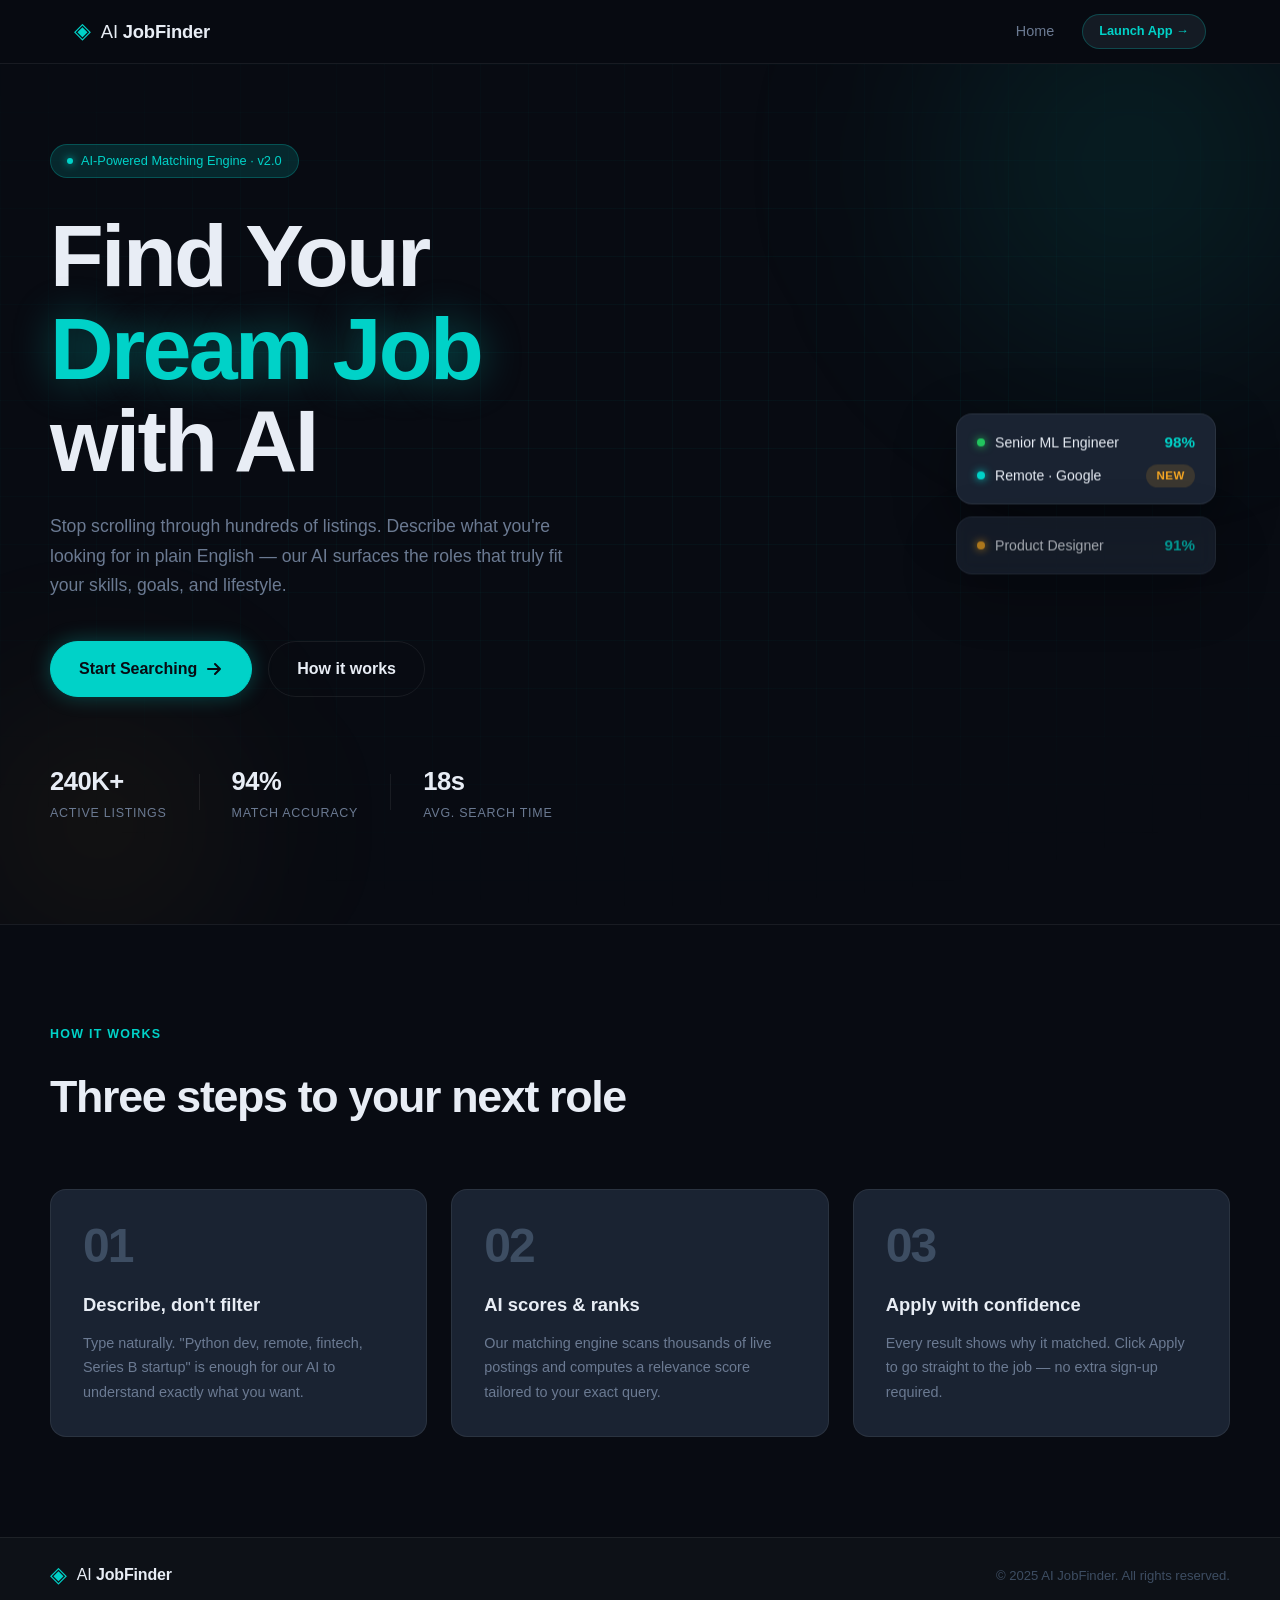
<file: index.html>
<!DOCTYPE html>
<html lang="en">
<head>
  <meta charset="UTF-8" />
  <meta name="viewport" content="width=device-width, initial-scale=1.0" />
  <title>AI JobFinder – Find Your Dream Job with AI</title>
  <link rel="stylesheet" href="style.css" />
  <link rel="preconnect" href="https://fonts.googleapis.com">
  <link href="https://fonts.googleapis.com/css2?family=Syne:wght@400;600;700;800&family=DM+Sans:ital,wght@0,300;0,400;0,500;1,300&display=swap" rel="stylesheet">
</head>
<body class="landing-page">

  <!-- HEADER -->
  <header class="site-header">
    <div class="header-inner">
      <a href="index.html" class="logo">
        <span class="logo-icon">◈</span>
        <span class="logo-text">AI <strong>JobFinder</strong></span>
      </a>
      <nav class="site-nav">
        <a href="home.html" class="nav-link">Home</a>
        <a href="home.html" class="btn btn-ghost btn-sm">Launch App →</a>
      </nav>
    </div>
  </header>

  <!-- HERO -->
  <main>
    <section class="hero">
      <!-- Ambient background grid -->
      <div class="hero-grid" aria-hidden="true"></div>
      <div class="hero-orb orb-1" aria-hidden="true"></div>
      <div class="hero-orb orb-2" aria-hidden="true"></div>

      <div class="hero-content">
        <div class="hero-badge">
          <span class="badge-dot"></span>
          AI-Powered Matching Engine · v2.0
        </div>

        <h1 class="hero-headline">
          Find Your<br />
          <span class="headline-accent">Dream Job</span><br />
          with&nbsp;AI
        </h1>

        <p class="hero-sub">
          Stop scrolling through hundreds of listings. Describe what you're
          looking for in plain English — our AI surfaces the roles that truly
          fit your skills, goals, and lifestyle.
        </p>

        <div class="hero-actions">
          <a href="home.html" class="btn btn-primary btn-lg">
            <span>Start Searching</span>
            <svg width="18" height="18" viewBox="0 0 18 18" fill="none"><path d="M3 9h12M10 4l5 5-5 5" stroke="currentColor" stroke-width="2" stroke-linecap="round" stroke-linejoin="round"/></svg>
          </a>
          <a href="#how" class="btn btn-outline btn-lg">How it works</a>
        </div>

        <div class="hero-stats">
          <div class="stat"><span class="stat-num">240K+</span><span class="stat-label">Active Listings</span></div>
          <div class="stat-divider"></div>
          <div class="stat"><span class="stat-num">94%</span><span class="stat-label">Match Accuracy</span></div>
          <div class="stat-divider"></div>
          <div class="stat"><span class="stat-num">18s</span><span class="stat-label">Avg. Search Time</span></div>
        </div>
      </div>

      <!-- Floating card decoration -->
      <div class="hero-card-deco" aria-hidden="true">
        <div class="deco-card">
          <div class="deco-row">
            <span class="deco-dot green"></span>
            <span class="deco-label">Senior ML Engineer</span>
            <span class="deco-score">98%</span>
          </div>
          <div class="deco-row">
            <span class="deco-dot cyan"></span>
            <span class="deco-label">Remote · Google</span>
            <span class="deco-tag">New</span>
          </div>
        </div>
        <div class="deco-card deco-card-sm">
          <div class="deco-row">
            <span class="deco-dot amber"></span>
            <span class="deco-label">Product Designer</span>
            <span class="deco-score">91%</span>
          </div>
        </div>
      </div>
    </section>

    <!-- HOW IT WORKS -->
    <section class="how-section" id="how">
      <div class="section-inner">
        <div class="section-label">How It Works</div>
        <h2 class="section-title">Three steps to your next role</h2>

        <div class="steps-grid">
          <div class="step-card">
            <div class="step-num">01</div>
            <h3>Describe, don't filter</h3>
            <p>Type naturally. "Python dev, remote, fintech, Series B startup" is enough for our AI to understand exactly what you want.</p>
          </div>
          <div class="step-card">
            <div class="step-num">02</div>
            <h3>AI scores & ranks</h3>
            <p>Our matching engine scans thousands of live postings and computes a relevance score tailored to your exact query.</p>
          </div>
          <div class="step-card">
            <div class="step-num">03</div>
            <h3>Apply with confidence</h3>
            <p>Every result shows why it matched. Click Apply to go straight to the job — no extra sign-up required.</p>
          </div>
        </div>
      </div>
    </section>
  </main>

  <!-- FOOTER -->
  <footer class="site-footer">
    <div class="footer-inner">
      <a href="index.html" class="logo logo-sm">
        <span class="logo-icon">◈</span>
        <span class="logo-text">AI <strong>JobFinder</strong></span>
      </a>
      <p class="footer-copy">© 2025 AI JobFinder. All rights reserved.</p>
    </div>
  </footer>

</body>
</html>
</file>
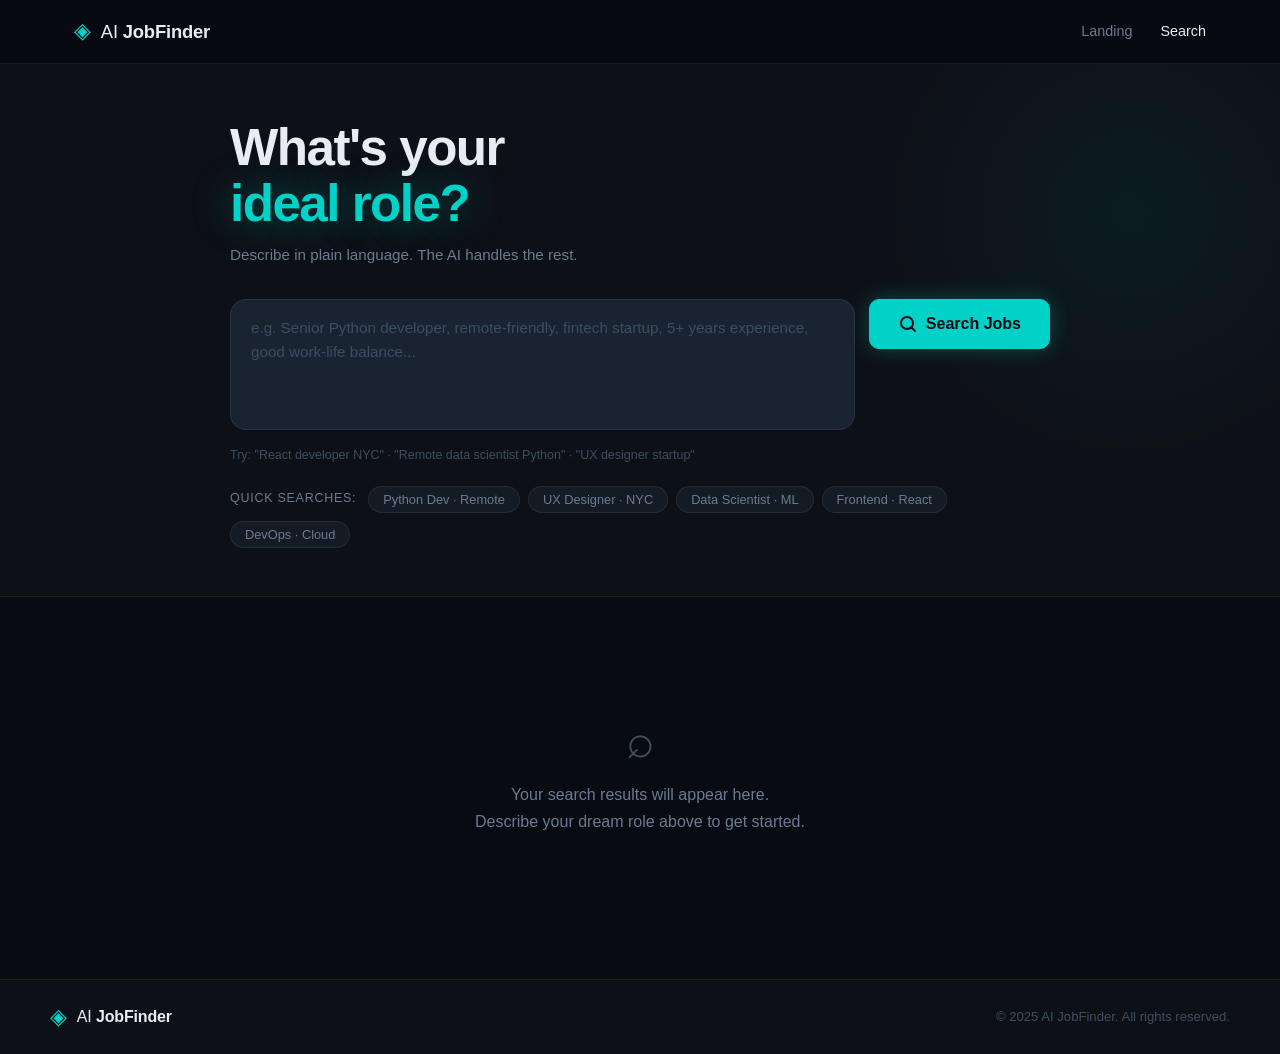
<file: home.html>
<!DOCTYPE html>
<html lang="en">
<head>
  <meta charset="UTF-8" />
  <meta name="viewport" content="width=device-width, initial-scale=1.0" />
  <title>AI JobFinder – Search Dashboard</title>
  <link rel="stylesheet" href="style.css" />
  <link rel="preconnect" href="https://fonts.googleapis.com">
  <link href="https://fonts.googleapis.com/css2?family=Syne:wght@400;600;700;800&family=DM+Sans:ital,wght@0,300;0,400;0,500;1,300&display=swap" rel="stylesheet">
</head>
<body class="home-page">

  <!-- HEADER -->
  <header class="site-header">
    <div class="header-inner">
      <a href="index.html" class="logo">
        <span class="logo-icon">◈</span>
        <span class="logo-text">AI <strong>JobFinder</strong></span>
      </a>
      <nav class="site-nav">
        <a href="index.html" class="nav-link">Landing</a>
        <a href="home.html" class="nav-link active">Search</a>
      </nav>
    </div>
  </header>

  <!-- MAIN -->
  <main class="dashboard">

    <!-- Search Panel -->
    <section class="search-panel">
      <div class="search-panel-inner">
        <div class="search-heading">
          <h1>What's your<br /><span class="headline-accent">ideal role?</span></h1>
          <p class="search-sub">Describe in plain language. The AI handles the rest.</p>
        </div>

        <div class="search-form" id="searchForm">
          <div class="textarea-wrap">
            <label for="queryInput" class="sr-only">Describe your job requirements</label>
            <textarea
              id="queryInput"
              class="query-input"
              rows="4"
              placeholder="e.g. Senior Python developer, remote-friendly, fintech startup, 5+ years experience, good work-life balance..."
              spellcheck="false"
            ></textarea>
            <div class="input-hint">Try: "React developer NYC" · "Remote data scientist Python" · "UX designer startup"</div>
          </div>
          <button class="btn btn-primary btn-lg search-btn" id="searchBtn" type="button">
            <svg class="btn-icon" width="20" height="20" viewBox="0 0 20 20" fill="none">
              <circle cx="9" cy="9" r="6" stroke="currentColor" stroke-width="2"/>
              <path d="M13.5 13.5L17 17" stroke="currentColor" stroke-width="2" stroke-linecap="round"/>
            </svg>
            <span id="btnLabel">Search Jobs</span>
          </button>
        </div>

        <!-- Quick chips -->
        <div class="quick-chips">
          <span class="chip-label">Quick searches:</span>
          <button class="chip" data-query="Python developer remote">Python Dev · Remote</button>
          <button class="chip" data-query="UX designer New York startup">UX Designer · NYC</button>
          <button class="chip" data-query="data scientist machine learning">Data Scientist · ML</button>
          <button class="chip" data-query="frontend React engineer">Frontend · React</button>
          <button class="chip" data-query="DevOps cloud AWS">DevOps · Cloud</button>
        </div>
      </div>
    </section>

    <!-- Results -->
    <section class="results-section" id="resultsSection">
      <div class="results-inner">

        <!-- Spinner -->
        <div class="spinner-wrap" id="spinnerWrap" aria-hidden="true">
          <div class="ai-spinner">
            <div class="spinner-ring ring-1"></div>
            <div class="spinner-ring ring-2"></div>
            <div class="spinner-ring ring-3"></div>
            <div class="spinner-icon">◈</div>
          </div>
          <p class="spinner-text">AI is scanning <span id="scanCount">0</span> listings…</p>
        </div>

        <!-- Empty state -->
        <div class="empty-state" id="emptyState">
          <div class="empty-icon">⌕</div>
          <p>Your search results will appear here.<br/>Describe your dream role above to get started.</p>
        </div>

        <!-- No results state -->
        <div class="no-results" id="noResults" style="display:none">
          <div class="empty-icon">∅</div>
          <p>No matching jobs found for your query.<br/>Try different keywords or broaden your description.</p>
        </div>

        <!-- Results header + table -->
        <div class="results-content" id="resultsContent" style="display:none">
          <div class="results-meta">
            <div class="results-count">
              Showing <strong id="resultCount">0</strong> matches
              <span class="results-query" id="resultsQuery"></span>
            </div>
            <div class="results-sort">
              <label for="sortSelect">Sort by:</label>
              <select id="sortSelect" class="sort-select">
                <option value="score">Match Score</option>
                <option value="title">Job Title</option>
                <option value="company">Company</option>
              </select>
            </div>
          </div>

          <div class="table-wrap">
            <table class="jobs-table" id="jobsTable">
              <thead>
                <tr>
                  <th class="th-title">Job Title</th>
                  <th class="th-company">Company</th>
                  <th class="th-location">Location</th>
                  <th class="th-score">Match</th>
                  <th class="th-action">Action</th>
                </tr>
              </thead>
              <tbody id="jobsTableBody"></tbody>
            </table>
          </div>
        </div>

      </div>
    </section>
  </main>

  <!-- FOOTER -->
  <footer class="site-footer">
    <div class="footer-inner">
      <a href="index.html" class="logo logo-sm">
        <span class="logo-icon">◈</span>
        <span class="logo-text">AI <strong>JobFinder</strong></span>
      </a>
      <p class="footer-copy">© 2025 AI JobFinder. All rights reserved.</p>
    </div>
  </footer>

  <script src="script.js"></script>
</body>
</html>
</file>
<file: style.css>
/* =========================================================
   AI JobFinder – style.css
   Theme: Deep-space dark · Electric cyan + amber accents
   Fonts: Syne (display) + DM Sans (body)
   ========================================================= */

/* ── Reset & Base ── */
*,
*::before,
*::after {
  box-sizing: border-box;
  margin: 0;
  padding: 0;
}

:root {
  /* Palette */
  --bg-deep: #080b12;
  --bg-surface: #0d1117;
  --bg-raised: #141b24;
  --bg-card: #1a2332;
  --bg-hover: #1f2b3d;

  --border: rgba(255, 255, 255, 0.07);
  --border-glow: rgba(0, 210, 200, 0.25);

  --text-primary: #e8edf5;
  --text-muted: #6b7a92;
  --text-faint: #3d4d62;

  --cyan: #00d2c8;
  --cyan-dim: rgba(0, 210, 200, 0.15);
  --cyan-glow: 0 0 24px rgba(0, 210, 200, 0.35);

  --amber: #f5a623;
  --amber-dim: rgba(245, 166, 35, 0.15);

  --green: #22c55e;
  --green-dim: rgba(34, 197, 94, 0.15);

  --red: #f25757;

  /* Typography */
  --font-display: sans-serif;
  --font-body: sans-serif;

  /* Spacing */
  --header-h: 64px;
  --radius: 10px;
  --radius-lg: 16px;
  --radius-pill: 999px;

  /* Transition */
  --ease: cubic-bezier(0.4, 0, 0.2, 1);
}

html {
  scroll-behavior: smooth;
}

body {
  font-family: var(--font-body);
  font-size: 16px;
  line-height: 1.6;
  color: var(--text-primary);
  background: var(--bg-deep);
  min-height: 100vh;
  display: flex;
  flex-direction: column;
  -webkit-font-smoothing: antialiased;
}

main {
  flex: 1;
}

.sr-only {
  position: absolute;
  width: 1px;
  height: 1px;
  padding: 0;
  margin: -1px;
  overflow: hidden;
  clip: rect(0, 0, 0, 0);
  border: 0;
}

/* ── Header ── */
.site-header {
  position: sticky;
  top: 0;
  z-index: 100;
  height: var(--header-h);
  background: rgba(8, 11, 18, 0.85);
  backdrop-filter: blur(16px);
  -webkit-backdrop-filter: blur(16px);
  border-bottom: 1px solid var(--border);
}

.header-inner {
  max-width: 1180px;
  margin: 0 auto;
  padding: 0 24px;
  height: 100%;
  display: flex;
  align-items: center;
  justify-content: space-between;
}

.logo {
  display: flex;
  align-items: center;
  gap: 10px;
  text-decoration: none;
  color: var(--text-primary);
  font-family: var(--font-display);
  font-size: 1.15rem;
  letter-spacing: -0.01em;
}

.logo-icon {
  color: var(--cyan);
  font-size: 1.4rem;
  line-height: 1;
  animation: spin-icon 8s linear infinite;
}

@keyframes spin-icon {
  0% {
    transform: rotate(0deg);
  }
  100% {
    transform: rotate(360deg);
  }
}

.logo strong {
  font-weight: 800;
}

.site-nav {
  display: flex;
  align-items: center;
  gap: 28px;
}

.nav-link {
  color: var(--text-muted);
  text-decoration: none;
  font-size: 0.9rem;
  font-weight: 500;
  transition: color 0.2s var(--ease);
}

.nav-link:hover,
.nav-link.active {
  color: var(--text-primary);
}

/* ── Buttons ── */
.btn {
  display: inline-flex;
  align-items: center;
  gap: 8px;
  font-family: var(--font-display);
  font-weight: 600;
  border-radius: var(--radius-pill);
  border: 1px solid transparent;
  cursor: pointer;
  text-decoration: none;
  white-space: nowrap;
  transition: all 0.22s var(--ease);
  outline: none;
  position: relative;
  overflow: hidden;
}

.btn::after {
  content: "";
  position: absolute;
  inset: 0;
  background: rgba(255, 255, 255, 0);
  transition: background 0.2s;
}

.btn:hover::after {
  background: rgba(255, 255, 255, 0.04);
}

.btn-primary {
  background: var(--cyan);
  color: var(--bg-deep);
  border-color: var(--cyan);
  box-shadow: 0 0 20px rgba(0, 210, 200, 0.3);
}

.btn-primary:hover {
  background: #00e8dc;
  box-shadow: 0 0 32px rgba(0, 210, 200, 0.5);
  transform: translateY(-1px);
}

.btn-outline {
  background: transparent;
  color: var(--text-primary);
  border-color: var(--border);
}

.btn-outline:hover {
  border-color: rgba(255, 255, 255, 0.2);
  background: var(--bg-raised);
}

.btn-ghost {
  background: var(--bg-raised);
  color: var(--cyan);
  border-color: var(--border-glow);
  font-family: var(--font-display);
  font-weight: 600;
}

.btn-ghost:hover {
  background: var(--cyan-dim);
  box-shadow: var(--cyan-glow);
}

.btn-sm {
  font-size: 0.8rem;
  padding: 6px 16px;
}
.btn-lg {
  font-size: 1rem;
  padding: 14px 28px;
}

.btn-icon {
  flex-shrink: 0;
}

/* ── LANDING PAGE ── */
/* Hero */
.hero {
  position: relative;
  min-height: calc(100vh - var(--header-h));
  display: flex;
  align-items: center;
  overflow: hidden;
  padding: 80px 24px 100px;
}

.hero-grid {
  position: absolute;
  inset: 0;
  background-image:
    linear-gradient(rgba(0, 210, 200, 0.04) 1px, transparent 1px),
    linear-gradient(90deg, rgba(0, 210, 200, 0.04) 1px, transparent 1px);
  background-size: 48px 48px;
  mask-image: radial-gradient(
    ellipse 80% 60% at 50% 40%,
    black 30%,
    transparent 100%
  );
}

.hero-orb {
  position: absolute;
  border-radius: 50%;
  filter: blur(80px);
  pointer-events: none;
}

.orb-1 {
  width: 600px;
  height: 600px;
  background: radial-gradient(circle, rgba(0, 210, 200, 0.12), transparent 70%);
  top: -200px;
  right: -150px;
}

.orb-2 {
  width: 400px;
  height: 400px;
  background: radial-gradient(
    circle,
    rgba(245, 166, 35, 0.08),
    transparent 70%
  );
  bottom: -100px;
  left: -100px;
}

.hero-content {
  position: relative;
  z-index: 2;
  max-width: 1180px;
  margin: 0 auto;
  width: 100%;
}

.hero-badge {
  display: inline-flex;
  align-items: center;
  gap: 8px;
  background: var(--cyan-dim);
  border: 1px solid var(--border-glow);
  border-radius: var(--radius-pill);
  padding: 6px 16px;
  font-size: 0.8rem;
  color: var(--cyan);
  font-weight: 500;
  margin-bottom: 32px;
  animation: fade-down 0.6s var(--ease) both;
}

.badge-dot {
  width: 6px;
  height: 6px;
  border-radius: 50%;
  background: var(--cyan);
  box-shadow: 0 0 8px var(--cyan);
  animation: pulse-dot 1.8s ease-in-out infinite;
}

@keyframes pulse-dot {
  0%,
  100% {
    opacity: 1;
    transform: scale(1);
  }
  50% {
    opacity: 0.5;
    transform: scale(1.4);
  }
}

.hero-headline {
  font-family: var(--font-display);
  font-size: clamp(2.8rem, 7vw, 5.5rem);
  font-weight: 800;
  line-height: 1.05;
  letter-spacing: -0.03em;
  margin-bottom: 24px;
  animation: fade-down 0.7s 0.1s var(--ease) both;
}

.headline-accent {
  color: var(--cyan);
  text-shadow: 0 0 40px rgba(0, 210, 200, 0.4);
}

.hero-sub {
  max-width: 520px;
  font-size: 1.1rem;
  color: var(--text-muted);
  line-height: 1.7;
  font-weight: 300;
  margin-bottom: 40px;
  animation: fade-down 0.7s 0.2s var(--ease) both;
}

.hero-actions {
  display: flex;
  gap: 16px;
  flex-wrap: wrap;
  margin-bottom: 64px;
  animation: fade-down 0.7s 0.3s var(--ease) both;
}

.hero-stats {
  display: flex;
  align-items: center;
  gap: 32px;
  flex-wrap: wrap;
  animation: fade-down 0.7s 0.4s var(--ease) both;
}

.stat {
  display: flex;
  flex-direction: column;
  gap: 2px;
}

.stat-num {
  font-family: var(--font-display);
  font-size: 1.6rem;
  font-weight: 800;
  color: var(--text-primary);
  letter-spacing: -0.02em;
}

.stat-label {
  font-size: 0.78rem;
  color: var(--text-muted);
  text-transform: uppercase;
  letter-spacing: 0.06em;
  font-weight: 500;
}

.stat-divider {
  width: 1px;
  height: 36px;
  background: var(--border);
}

/* Floating decoration cards */
.hero-card-deco {
  position: absolute;
  right: max(24px, 5vw);
  top: 50%;
  transform: translateY(-50%);
  display: flex;
  flex-direction: column;
  gap: 12px;
  z-index: 2;
  animation: float-card 3s ease-in-out infinite;
}

@keyframes float-card {
  0%,
  100% {
    transform: translateY(-50%) translateY(0);
  }
  50% {
    transform: translateY(-50%) translateY(-10px);
  }
}

.deco-card {
  background: var(--bg-card);
  border: 1px solid var(--border);
  border-radius: var(--radius-lg);
  padding: 16px 20px;
  min-width: 260px;
  box-shadow: 0 20px 60px rgba(0, 0, 0, 0.4);
  display: flex;
  flex-direction: column;
  gap: 10px;
  backdrop-filter: blur(8px);
}

.deco-card-sm {
  min-width: 220px;
  opacity: 0.7;
}

.deco-row {
  display: flex;
  align-items: center;
  gap: 10px;
  font-size: 0.88rem;
}

.deco-dot {
  width: 8px;
  height: 8px;
  border-radius: 50%;
  flex-shrink: 0;
}

.deco-dot.green {
  background: var(--green);
  box-shadow: 0 0 8px var(--green);
}
.deco-dot.cyan {
  background: var(--cyan);
  box-shadow: 0 0 8px var(--cyan);
}
.deco-dot.amber {
  background: var(--amber);
  box-shadow: 0 0 8px var(--amber);
}

.deco-label {
  flex: 1;
  color: var(--text-primary);
  font-weight: 500;
}

.deco-score {
  font-family: var(--font-display);
  font-weight: 700;
  color: var(--cyan);
  font-size: 0.95rem;
}

.deco-tag {
  background: var(--amber-dim);
  color: var(--amber);
  border-radius: var(--radius-pill);
  padding: 2px 10px;
  font-size: 0.72rem;
  font-weight: 600;
  text-transform: uppercase;
  letter-spacing: 0.05em;
}

/* How it works */
.how-section {
  padding: 100px 24px;
  border-top: 1px solid var(--border);
}

.section-inner {
  max-width: 1180px;
  margin: 0 auto;
}

.section-label {
  font-size: 0.78rem;
  text-transform: uppercase;
  letter-spacing: 0.1em;
  color: var(--cyan);
  font-weight: 600;
  margin-bottom: 16px;
}

.section-title {
  font-family: var(--font-display);
  font-size: clamp(1.8rem, 4vw, 2.8rem);
  font-weight: 800;
  letter-spacing: -0.03em;
  margin-bottom: 56px;
}

.steps-grid {
  display: grid;
  grid-template-columns: repeat(auto-fit, minmax(280px, 1fr));
  gap: 24px;
}

.step-card {
  background: var(--bg-card);
  border: 1px solid var(--border);
  border-radius: var(--radius-lg);
  padding: 32px;
  transition:
    border-color 0.25s var(--ease),
    transform 0.25s var(--ease),
    box-shadow 0.25s var(--ease);
  position: relative;
  overflow: hidden;
}

.step-card::before {
  content: "";
  position: absolute;
  inset: 0;
  background: linear-gradient(135deg, var(--cyan-dim), transparent 60%);
  opacity: 0;
  transition: opacity 0.3s;
}

.step-card:hover {
  border-color: var(--border-glow);
  transform: translateY(-4px);
  box-shadow: 0 24px 64px rgba(0, 0, 0, 0.3);
}

.step-card:hover::before {
  opacity: 1;
}

.step-num {
  font-family: var(--font-display);
  font-size: 3rem;
  font-weight: 800;
  color: var(--text-faint);
  line-height: 1;
  margin-bottom: 20px;
  letter-spacing: -0.04em;
}

.step-card h3 {
  font-family: var(--font-display);
  font-size: 1.15rem;
  font-weight: 700;
  margin-bottom: 12px;
}

.step-card p {
  font-size: 0.9rem;
  color: var(--text-muted);
  line-height: 1.7;
  font-weight: 300;
}

/* ── HOME PAGE ── */
.dashboard {
  display: grid;
  grid-template-rows: auto 1fr;
  min-height: calc(100vh - var(--header-h));
}

.search-panel {
  background: var(--bg-surface);
  border-bottom: 1px solid var(--border);
  padding: 56px 24px 48px;
  position: relative;
  overflow: hidden;
}

.search-panel::before {
  content: "";
  position: absolute;
  top: -100px;
  right: -100px;
  width: 500px;
  height: 500px;
  background: radial-gradient(circle, rgba(0, 210, 200, 0.06), transparent 70%);
  pointer-events: none;
}

.search-panel-inner {
  max-width: 820px;
  margin: 0 auto;
  position: relative;
  z-index: 1;
}

.search-heading {
  margin-bottom: 32px;
}

.search-heading h1 {
  font-family: var(--font-display);
  font-size: clamp(2rem, 5vw, 3.2rem);
  font-weight: 800;
  letter-spacing: -0.03em;
  line-height: 1.1;
  margin-bottom: 10px;
}

.search-sub {
  color: var(--text-muted);
  font-size: 0.95rem;
  font-weight: 300;
}

.search-form {
  display: flex;
  gap: 14px;
  align-items: flex-start;
  margin-bottom: 20px;
}

.textarea-wrap {
  flex: 1;
}

.query-input {
  width: 100%;
  background: var(--bg-card);
  border: 1px solid var(--border);
  border-radius: var(--radius-lg);
  color: var(--text-primary);
  font-family: var(--font-body);
  font-size: 0.95rem;
  font-weight: 300;
  line-height: 1.6;
  padding: 16px 20px;
  resize: none;
  outline: none;
  transition:
    border-color 0.2s var(--ease),
    box-shadow 0.2s var(--ease);
}

.query-input::placeholder {
  color: var(--text-faint);
}

.query-input:focus {
  border-color: var(--border-glow);
  box-shadow: 0 0 0 3px var(--cyan-dim);
}

.input-hint {
  margin-top: 8px;
  font-size: 0.78rem;
  color: var(--text-faint);
}

.search-btn {
  flex-shrink: 0;
  align-self: flex-start;
  margin-top: 0;
  border-radius: var(--radius);
}

/* Quick chips */
.quick-chips {
  display: flex;
  flex-wrap: wrap;
  align-items: center;
  gap: 8px;
}

.chip-label {
  font-size: 0.78rem;
  color: var(--text-muted);
  text-transform: uppercase;
  letter-spacing: 0.06em;
  font-weight: 500;
  margin-right: 4px;
}

.chip {
  background: var(--bg-raised);
  border: 1px solid var(--border);
  border-radius: var(--radius-pill);
  color: var(--text-muted);
  font-family: var(--font-body);
  font-size: 0.8rem;
  font-weight: 400;
  padding: 5px 14px;
  cursor: pointer;
  transition: all 0.2s var(--ease);
}

.chip:hover {
  border-color: var(--border-glow);
  color: var(--cyan);
  background: var(--cyan-dim);
}

/* Results Section */
.results-section {
  padding: 40px 24px 64px;
  background: var(--bg-deep);
}

.results-inner {
  max-width: 1180px;
  margin: 0 auto;
}

/* Spinner */
.spinner-wrap {
  display: none;
  flex-direction: column;
  align-items: center;
  padding: 80px 0;
  gap: 24px;
}

.spinner-wrap.visible {
  display: flex;
}

.ai-spinner {
  position: relative;
  width: 80px;
  height: 80px;
  display: flex;
  align-items: center;
  justify-content: center;
}

.spinner-ring {
  position: absolute;
  border-radius: 50%;
  border: 2px solid transparent;
}

.ring-1 {
  width: 80px;
  height: 80px;
  border-top-color: var(--cyan);
  animation: spin 1.2s linear infinite;
}

.ring-2 {
  width: 60px;
  height: 60px;
  border-right-color: rgba(0, 210, 200, 0.5);
  animation: spin 1.8s linear infinite reverse;
}

.ring-3 {
  width: 40px;
  height: 40px;
  border-bottom-color: rgba(0, 210, 200, 0.25);
  animation: spin 2.4s linear infinite;
}

@keyframes spin {
  to {
    transform: rotate(360deg);
  }
}

.spinner-icon {
  font-size: 1.1rem;
  color: var(--cyan);
  animation: pulse-icon 1.2s ease-in-out infinite;
}

@keyframes pulse-icon {
  0%,
  100% {
    opacity: 1;
  }
  50% {
    opacity: 0.3;
  }
}

.spinner-text {
  color: var(--text-muted);
  font-size: 0.9rem;
  font-weight: 300;
}

/* Empty state */
.empty-state,
.no-results {
  display: flex;
  flex-direction: column;
  align-items: center;
  padding: 80px 24px;
  gap: 16px;
  text-align: center;
  color: var(--text-muted);
  font-weight: 300;
  line-height: 1.7;
}

.empty-icon {
  font-size: 3rem;
  color: var(--text-faint);
  line-height: 1;
}

/* Results meta bar */
.results-meta {
  display: flex;
  align-items: center;
  justify-content: space-between;
  flex-wrap: wrap;
  gap: 12px;
  margin-bottom: 20px;
}

.results-count {
  font-size: 0.9rem;
  color: var(--text-muted);
  font-weight: 300;
}

.results-count strong {
  color: var(--cyan);
  font-family: var(--font-display);
}

.results-query {
  font-style: italic;
  color: var(--text-faint);
  margin-left: 8px;
}

.results-sort {
  display: flex;
  align-items: center;
  gap: 10px;
  font-size: 0.85rem;
  color: var(--text-muted);
}

.sort-select {
  background: var(--bg-card);
  border: 1px solid var(--border);
  border-radius: var(--radius);
  color: var(--text-primary);
  font-family: var(--font-body);
  font-size: 0.85rem;
  padding: 6px 12px;
  outline: none;
  cursor: pointer;
  transition: border-color 0.2s;
}

.sort-select:focus {
  border-color: var(--border-glow);
}

/* Table */
.table-wrap {
  overflow-x: auto;
  border-radius: var(--radius-lg);
  border: 1px solid var(--border);
}

.jobs-table {
  width: 100%;
  border-collapse: collapse;
  font-size: 0.9rem;
}

.jobs-table thead {
  background: var(--bg-card);
}

.jobs-table th {
  padding: 14px 20px;
  text-align: left;
  font-family: var(--font-display);
  font-weight: 600;
  font-size: 0.78rem;
  text-transform: uppercase;
  letter-spacing: 0.08em;
  color: var(--text-muted);
  border-bottom: 1px solid var(--border);
  white-space: nowrap;
}

.jobs-table tbody tr {
  background: var(--bg-surface);
  border-bottom: 1px solid var(--border);
  transition: background 0.15s var(--ease);
  animation: row-in 0.3s var(--ease) both;
}

@keyframes row-in {
  from {
    opacity: 0;
    transform: translateY(6px);
  }
  to {
    opacity: 1;
    transform: translateY(0);
  }
}

.jobs-table tbody tr:nth-child(even) {
  background: var(--bg-raised);
}

.jobs-table tbody tr:last-child {
  border-bottom: none;
}

.jobs-table tbody tr:hover {
  background: var(--bg-hover);
}

.jobs-table td {
  padding: 16px 20px;
  vertical-align: middle;
}

.td-title {
  font-weight: 500;
  color: var(--text-primary);
  font-size: 0.95rem;
}

.td-company {
  color: var(--text-muted);
}

.td-location {
  color: var(--text-muted);
  font-size: 0.88rem;
  white-space: nowrap;
}

.td-location-icon {
  margin-right: 4px;
  font-size: 0.8rem;
}

/* Score badge */
.score-badge {
  display: inline-flex;
  align-items: center;
  gap: 6px;
  font-family: var(--font-display);
  font-weight: 700;
  font-size: 0.88rem;
  border-radius: var(--radius-pill);
  padding: 4px 12px;
  white-space: nowrap;
}

.score-high {
  background: var(--green-dim);
  color: var(--green);
}
.score-medium {
  background: var(--cyan-dim);
  color: var(--cyan);
}
.score-low {
  background: var(--amber-dim);
  color: var(--amber);
}

.score-bar {
  width: 40px;
  height: 4px;
  background: rgba(255, 255, 255, 0.1);
  border-radius: 2px;
  overflow: hidden;
  display: inline-block;
  vertical-align: middle;
  margin-left: 6px;
}

.score-fill {
  height: 100%;
  border-radius: 2px;
  transition: width 0.6s var(--ease);
}

/* Apply button in table */
.btn-apply {
  display: inline-flex;
  align-items: center;
  gap: 6px;
  background: transparent;
  border: 1px solid var(--border-glow);
  border-radius: var(--radius-pill);
  color: var(--cyan);
  font-family: var(--font-display);
  font-size: 0.78rem;
  font-weight: 600;
  padding: 6px 16px;
  cursor: pointer;
  text-decoration: none;
  transition: all 0.2s var(--ease);
  white-space: nowrap;
}

.btn-apply:hover {
  background: var(--cyan-dim);
  box-shadow: var(--cyan-glow);
  transform: translateY(-1px);
}

/* ── Footer ── */
.site-footer {
  background: var(--bg-surface);
  border-top: 1px solid var(--border);
  padding: 24px;
}

.footer-inner {
  max-width: 1180px;
  margin: 0 auto;
  display: flex;
  align-items: center;
  justify-content: space-between;
  flex-wrap: wrap;
  gap: 16px;
}

.footer-copy {
  font-size: 0.82rem;
  color: var(--text-faint);
}

.logo-sm {
  font-size: 1rem;
}

/* ── Animations ── */
@keyframes fade-down {
  from {
    opacity: 0;
    transform: translateY(-16px);
  }
  to {
    opacity: 1;
    transform: translateY(0);
  }
}

/* ── Responsive ── */
@media (max-width: 900px) {
  .hero-card-deco {
    display: none;
  }
}

@media (max-width: 640px) {
  .hero {
    padding: 56px 20px 80px;
  }
  .hero-actions {
    flex-direction: column;
  }
  .hero-stats {
    gap: 20px;
  }
  .stat-divider {
    display: none;
  }

  .search-form {
    flex-direction: column;
  }

  .search-btn {
    width: 100%;
    justify-content: center;
  }

  .jobs-table th,
  .jobs-table td {
    padding: 12px 14px;
  }

  .th-company,
  .td-company {
    display: none;
  }

  .footer-inner {
    flex-direction: column;
    align-items: flex-start;
  }

  .results-meta {
    flex-direction: column;
    align-items: flex-start;
  }
}
</file>
